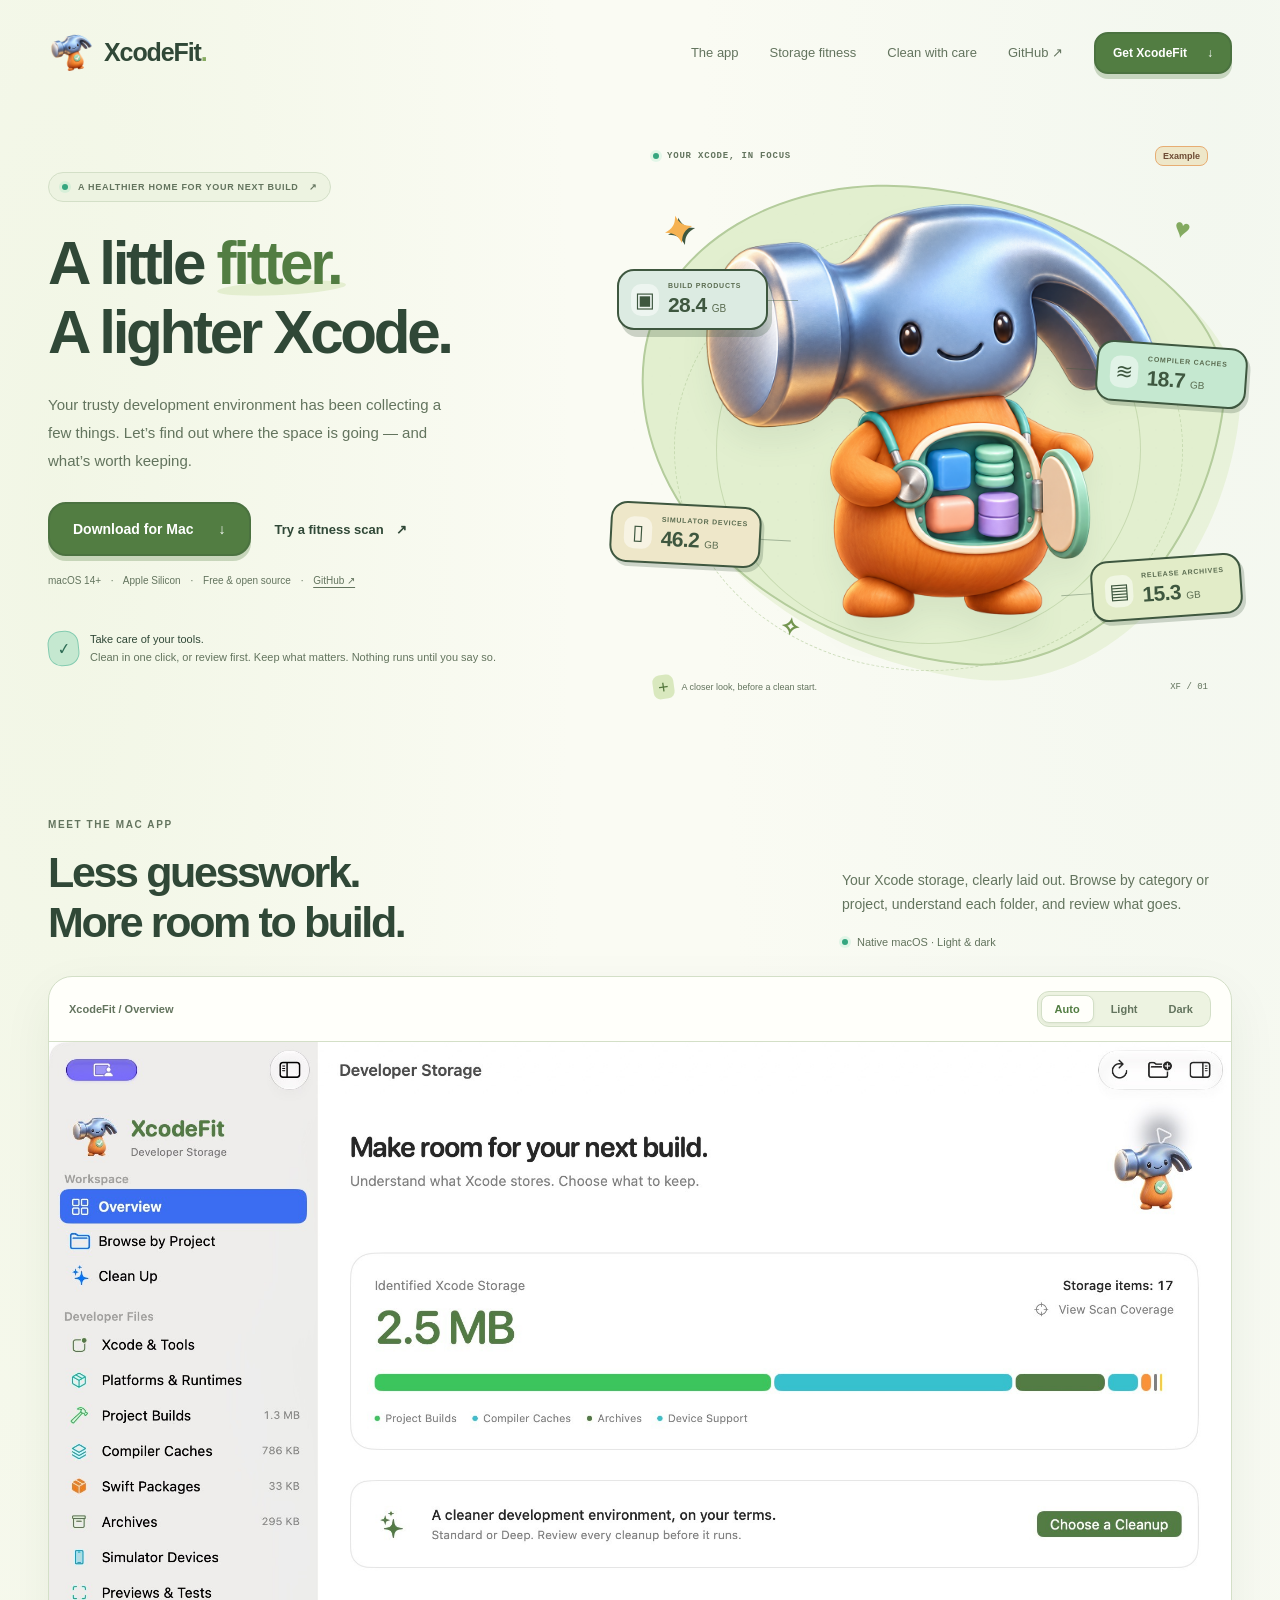
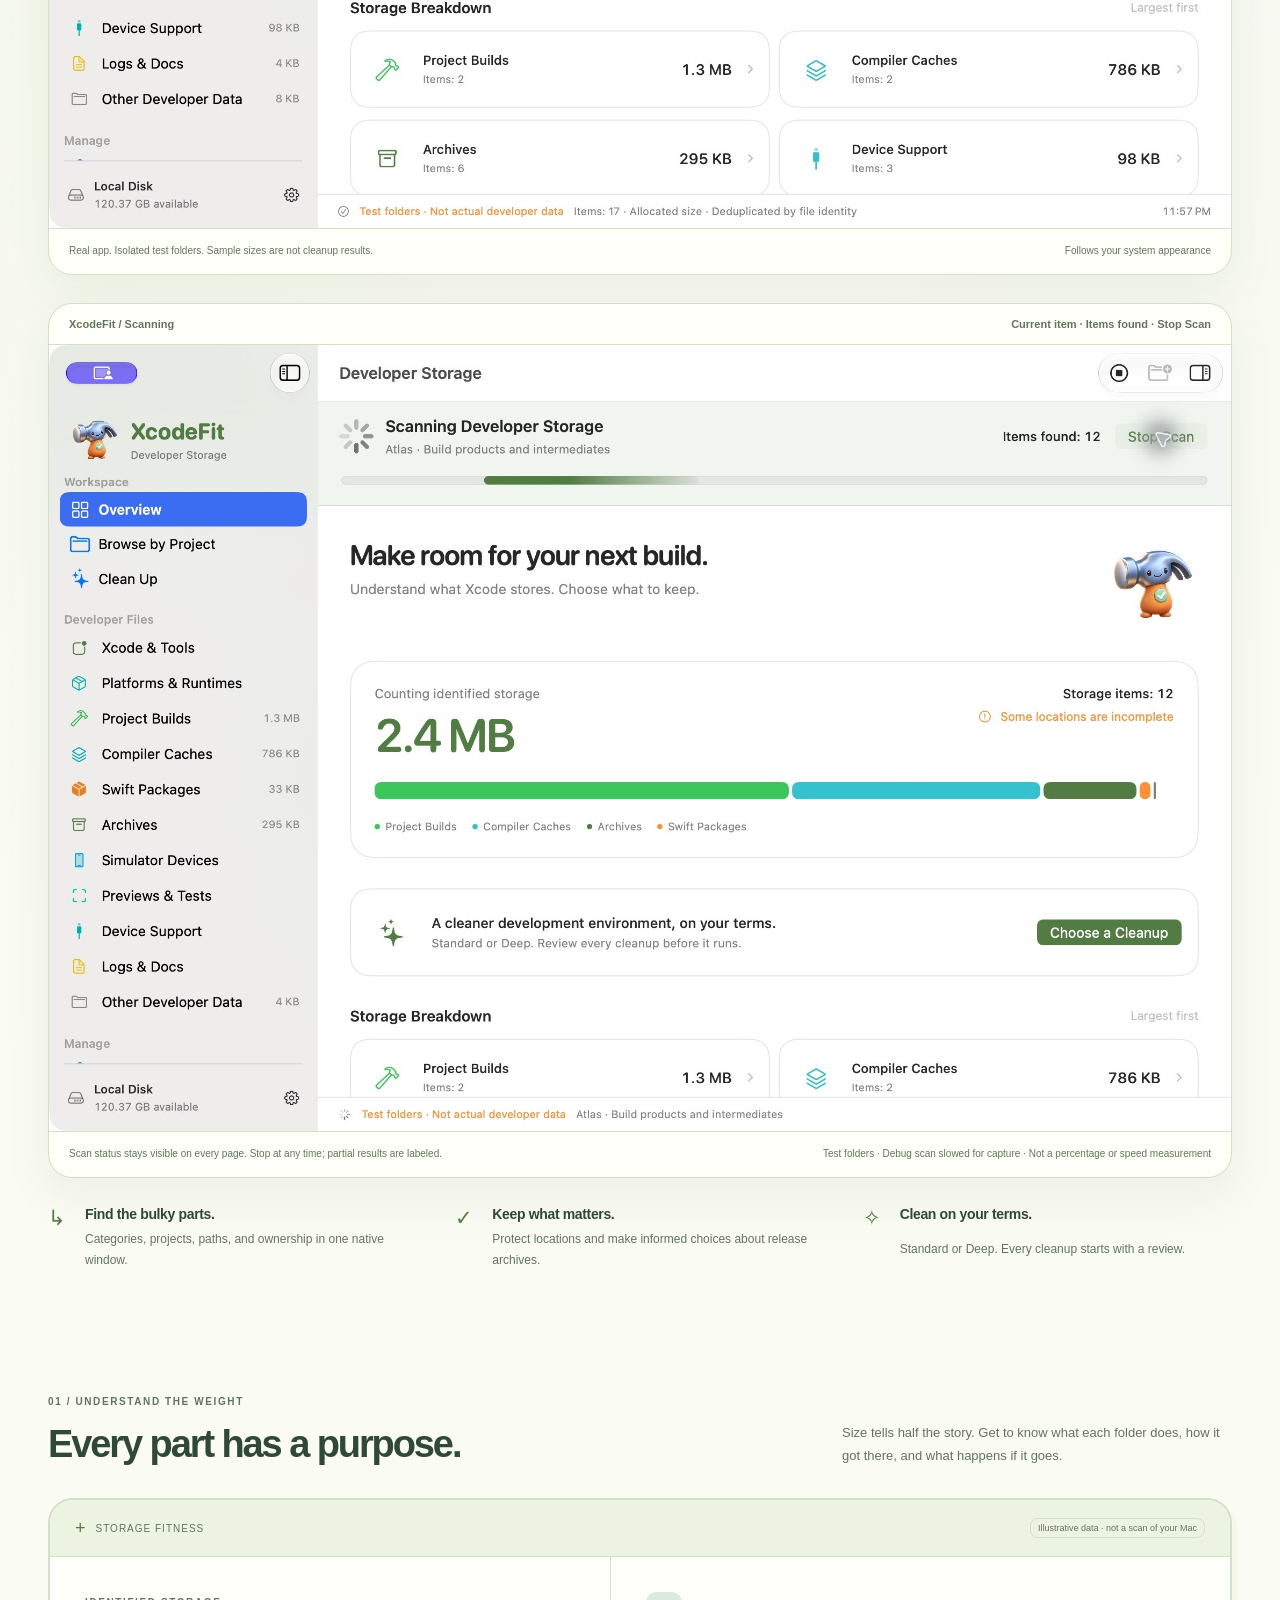
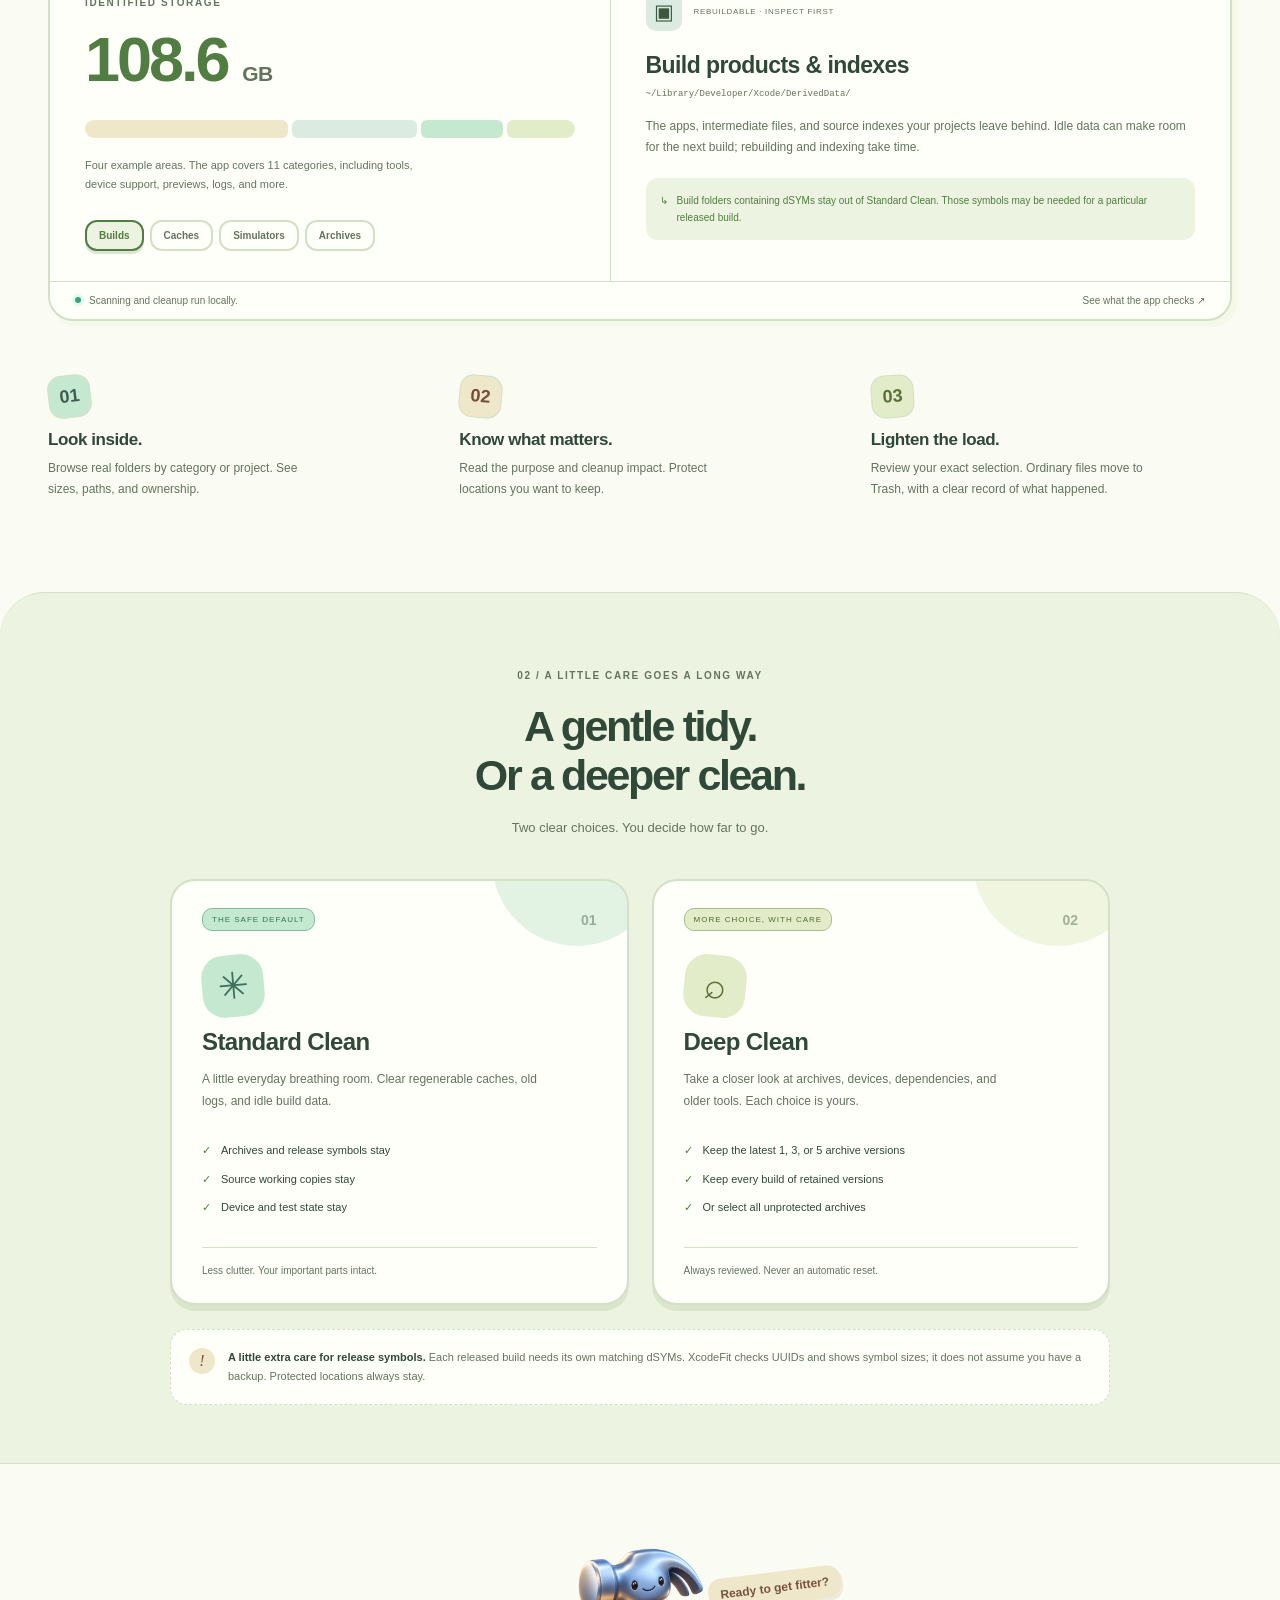
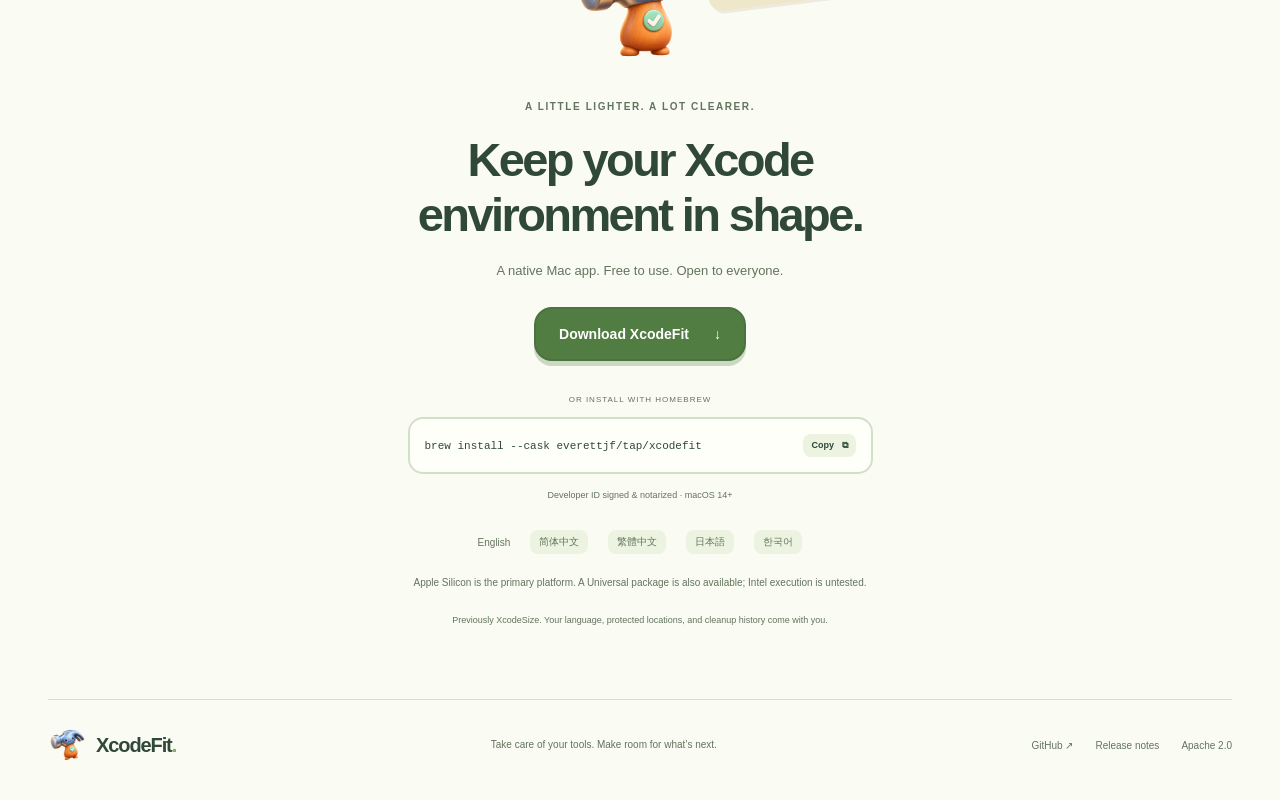
<file: web/index.html>
<!doctype html>
<!-- SPDX-License-Identifier: Apache-2.0 -->
<html lang="en">
<head>
  <meta charset="utf-8"><meta name="viewport" content="width=device-width, initial-scale=1">
  <meta name="color-scheme" content="light dark">
  <meta name="theme-color" content="#fafbf3" media="(prefers-color-scheme: light)"><meta name="theme-color" content="#171717" media="(prefers-color-scheme: dark)">
  <title>XcodeFit — A little fitter. A lighter Xcode.</title>
  <meta name="description" content="Get your Xcode storage in shape. Find bulky builds, caches, simulators and archives, understand their purpose, and clean up with care. Free and open source for Mac.">
  <link rel="canonical" href="https://asp.run/xcodefit/">
  <meta property="og:title" content="XcodeFit — A little fitter. A lighter Xcode."><meta property="og:description" content="A lighter, fitter home for Xcode. See what's taking space, understand what matters, and choose what to keep."><meta property="og:type" content="website"><meta property="og:url" content="https://asp.run/xcodefit/"><meta property="og:image" content="https://asp.run/xcodefit/assets/app-icon.png">
  <link rel="icon" type="image/png" href="assets/app-icon.png"><link rel="stylesheet" href="styles.css?v=5912b9cc0882"><script src="app.js?v=9e0ee478e859" defer></script>
</head>
<body>
<a class="skip-link" href="#main">Skip to content</a>
<header class="site-header wrap"><a class="brand" href="#" aria-label="XcodeFit home"><img src="assets/app-icon.png" width="48" height="48" alt=""><span>XcodeFit<span class="brand-dot">.</span></span></a><nav aria-label="Main navigation"><a href="#app">The app</a><a href="#checkup">Storage fitness</a><a href="#care">Clean with care</a><a class="github-link" href="https://github.com/everettjf/xcodefit">GitHub ↗</a><a class="button small" href="#download">Get XcodeFit <span aria-hidden="true">↓</span></a></nav></header>
<main id="main">
<section class="hero wrap" aria-labelledby="hero-title">
  <div class="hero-copy"><a class="eyebrow release-link" href="https://github.com/everettjf/homebrew-tap/releases?q=xcodefit&amp;expanded=true"><span class="status-dot"></span> A HEALTHIER HOME FOR YOUR NEXT BUILD <span aria-hidden="true">↗</span></a>
    <h1 id="hero-title">A little <em>fitter.</em><br>A lighter Xcode.</h1>
    <p class="hero-description">Your trusty development environment has been collecting a few things. Let’s find out where the space is going — and what’s worth keeping.</p>
    <div class="hero-actions"><a class="button" href="https://github.com/everettjf/homebrew-tap/releases?q=xcodefit&amp;expanded=true">Download for Mac <span aria-hidden="true">↓</span></a><button class="text-button" id="start-checkup">Try a fitness scan <span aria-hidden="true">↗</span></button></div>
    <p class="requirements">macOS 14+ <span>·</span> Apple Silicon <span>·</span> Free &amp; open source <span>·</span> <a href="https://github.com/everettjf/xcodefit">GitHub ↗</a></p>
    <div class="quiet-promise"><span class="shield" aria-hidden="true">✓</span><p><strong>Take care of your tools.</strong><br>Clean in one click, or review first. Keep what matters. Nothing runs until you say so.</p></div>
  </div>
  <div class="checkup-scene" aria-label="Illustrative Xcode storage fitness scan. Select a storage area to learn what it stores.">
    <span class="scene-sticker sticker-star" aria-hidden="true">✦</span><span class="scene-sticker sticker-heart" aria-hidden="true">♥</span><span class="scene-sticker sticker-sparkle" aria-hidden="true">✧</span><div class="scene-grid" aria-hidden="true"></div><div class="orbit orbit-one" aria-hidden="true"></div><div class="orbit orbit-two" aria-hidden="true"></div>
    <div class="scene-label"><span class="status-dot"></span> YOUR XCODE, IN FOCUS <span class="sample-tag">Example</span></div>
    <img class="mascot" src="assets/checkup-mascot.png" width="1280" height="1280" alt="A cheerful, round claw-hammer character opens its belly to reveal colorful storage components, ready to get in shape." fetchpriority="high">
    <div class="scan-line" aria-hidden="true"></div>
    <button class="body-part part-builds" data-part="builds" aria-pressed="true"><span class="part-symbol blue">▣</span><span><small>BUILD PRODUCTS</small><strong>28.4 <i>GB</i></strong></span><span class="part-anchor" aria-hidden="true"></span></button>
    <button class="body-part part-caches" data-part="caches" aria-pressed="false"><span class="part-symbol mint">≋</span><span><small>COMPILER CACHES</small><strong>18.7 <i>GB</i></strong></span><span class="part-anchor" aria-hidden="true"></span></button>
    <button class="body-part part-simulators" data-part="simulators" aria-pressed="false"><span class="part-symbol peach">▯</span><span><small>SIMULATOR DEVICES</small><strong>46.2 <i>GB</i></strong></span><span class="part-anchor" aria-hidden="true"></span></button>
    <button class="body-part part-archives" data-part="archives" aria-pressed="false"><span class="part-symbol violet">▤</span><span><small>RELEASE ARCHIVES</small><strong>15.3 <i>GB</i></strong></span><span class="part-anchor" aria-hidden="true"></span></button>
    <div class="scene-footer"><span class="plus-mark" aria-hidden="true">+</span><span id="scan-status" role="status">A closer look, before a clean start.</span><span class="scene-coordinates" aria-hidden="true">XF / 01</span></div>
  </div>
</section>
<section class="app-showcase wrap" id="app" aria-labelledby="app-title">
  <div class="app-showcase-heading">
    <div><span class="eyebrow">MEET THE MAC APP</span><h2 id="app-title">Less guesswork.<br>More room to build.</h2></div>
    <div class="app-showcase-copy"><p>Your Xcode storage, clearly laid out. Browse by category or project, understand each folder, and review what goes.</p><span class="app-native-note"><span class="status-dot" aria-hidden="true"></span>Native macOS · Light &amp; dark</span></div>
  </div>
  <figure class="app-preview">
    <div class="app-preview-toolbar"><span class="app-preview-label">XcodeFit / Overview</span><div class="appearance-picker" role="group" aria-label="Screenshot appearance"><button type="button" data-app-theme="auto" aria-pressed="true">Auto</button><button type="button" data-app-theme="light" aria-pressed="false">Light</button><button type="button" data-app-theme="dark" aria-pressed="false">Dark</button></div></div>
    <a class="app-screenshot-link" href="assets/screenshots/overview-light.jpg?v=107-compact" id="app-screenshot-link" data-screenshot="overview" target="_blank" rel="noopener" aria-label="Open full-size XcodeFit overview screenshot">
      <picture id="app-overview-picture">
        <source id="app-overview-dark" media="(prefers-color-scheme: dark)" srcset="assets/screenshots/overview-dark.jpg?v=107-compact">
        <img src="assets/screenshots/overview-light.jpg?v=107-compact" alt="XcodeFit’s native overview with storage categories, folder sizes, scan coverage, and cleanup access. Captured using isolated test folders." width="2200" height="1464" loading="lazy" decoding="async">
      </picture>
      <span class="app-screenshot-hint" aria-hidden="true">View full size ↗</span>
    </a>
    <figcaption><span>Real app. Isolated test folders. Sample sizes are not cleanup results.</span><span id="preview-appearance" role="status">Follows your system appearance</span></figcaption>
  </figure>
  <figure class="app-preview scan-preview">
    <div class="app-preview-toolbar"><span class="app-preview-label">XcodeFit / Scanning</span><span class="app-preview-label">Current item · Items found · Stop Scan</span></div>
    <a class="app-screenshot-link" data-screenshot="scanning" href="assets/screenshots/scanning-light.jpg?v=107-compact" target="_blank" rel="noopener" aria-label="Open full-size XcodeFit scanning screenshot">
      <picture><source media="(prefers-color-scheme: dark)" srcset="assets/screenshots/scanning-dark.jpg?v=107-compact">
        <img src="assets/screenshots/scanning-light.jpg?v=107-compact" alt="XcodeFit scanning isolated test folders, with a prominent scan banner, discovered item count, and Stop Scan button." width="2200" height="1464" loading="lazy" decoding="async">
      </picture><span class="app-screenshot-hint" aria-hidden="true">View full size ↗</span>
    </a>
    <figcaption><span>Scan status stays visible on every page. Stop at any time; partial results are labeled.</span><span>Test folders · Debug scan slowed for capture · Not a percentage or speed measurement</span></figcaption>
  </figure>
  <div class="app-highlights"><div><span aria-hidden="true">↳</span><h3>Find the bulky parts.</h3><p>Categories, projects, paths, and ownership in one native window.</p></div><div><span aria-hidden="true">✓</span><h3>Keep what matters.</h3><p>Protect locations and make informed choices about release archives.</p></div><div><span aria-hidden="true">✧</span><h3>Clean on your terms.</h3><p>Standard or Deep. Every cleanup starts with a review.</p></div></div>
</section>
<section class="report-section wrap" id="checkup" aria-labelledby="report-title">
  <div class="report-heading"><span class="eyebrow">01 / UNDERSTAND THE WEIGHT</span><h2 id="report-title">Every part has a purpose.</h2><p>Size tells half the story. Get to know what each folder does, how it got there, and what happens if it goes.</p></div>
  <div class="report" aria-label="Interactive example report">
    <div class="report-top"><span><span class="plus-mark" aria-hidden="true">+</span> STORAGE FITNESS</span><span class="sample-tag">Illustrative data · not a scan of your Mac</span></div>
    <div class="report-content"><div class="report-summary"><span class="eyebrow">IDENTIFIED STORAGE</span><div class="total">108.6 <span>GB</span></div><div class="storage-bar" aria-label="Example storage: simulators 46.2 GB, builds 28.4 GB, caches 18.7 GB, archives 15.3 GB"><i class="peach"></i><i class="blue"></i><i class="mint"></i><i class="violet"></i></div><p>Four example areas. The app covers 11 categories, including tools, device support, previews, logs, and more.</p><div class="report-tabs" role="tablist" aria-label="Storage area"><button id="tab-builds" data-report-part="builds" role="tab" aria-selected="true" aria-controls="part-detail">Builds</button><button id="tab-caches" data-report-part="caches" role="tab" aria-selected="false" aria-controls="part-detail" tabindex="-1">Caches</button><button id="tab-simulators" data-report-part="simulators" role="tab" aria-selected="false" aria-controls="part-detail" tabindex="-1">Simulators</button><button id="tab-archives" data-report-part="archives" role="tab" aria-selected="false" aria-controls="part-detail" tabindex="-1">Archives</button></div></div>
    <div class="part-detail" id="part-detail" role="tabpanel" aria-labelledby="tab-builds" tabindex="0"><div class="detail-title"><span class="part-symbol blue" id="detail-icon" aria-hidden="true">▣</span><span class="detail-tag" id="detail-tag">REBUILDABLE · INSPECT FIRST</span></div><h3 id="detail-name">Build products & indexes</h3><code id="detail-path">~/Library/Developer/Xcode/DerivedData/</code><p id="detail-description">The apps, intermediate files, and source indexes your projects leave behind. Idle data can make room for the next build; rebuilding and indexing take time.</p><div class="care-note"><span aria-hidden="true">↳</span><span id="detail-care">Build folders containing dSYMs stay out of Standard Clean. Those symbols may be needed for a particular released build.</span></div></div></div>
    <div class="report-bottom"><span><span class="status-dot"></span> Scanning and cleanup run locally.</span><a href="https://github.com/everettjf/xcodefit/blob/main/docs/STORAGE.md#browse">See what the app checks ↗</a></div>
  </div>
</section>
<section class="process wrap" aria-label="How XcodeFit works"><div><span class="step-number">01</span><h3>Look inside.</h3><p>Browse real folders by category or project. See sizes, paths, and ownership.</p></div><div><span class="step-number">02</span><h3>Know what matters.</h3><p>Read the purpose and cleanup impact. Protect locations you want to keep.</p></div><div><span class="step-number">03</span><h3>Lighten the load.</h3><p>Review your exact selection. Ordinary files move to Trash, with a clear record of what happened.</p></div></section>
<section class="care-section" id="care"><div class="wrap"><div class="section-intro"><span class="eyebrow">02 / A LITTLE CARE GOES A LONG WAY</span><h2>A gentle tidy.<br>Or a deeper clean.</h2><p>Two clear choices. You decide how far to go.</p></div><div class="care-cards"><article class="care-card standard"><div class="card-top"><span class="pill">THE SAFE DEFAULT</span><span class="card-number">01</span></div><span class="care-icon" aria-hidden="true">✳</span><h3>Standard Clean</h3><p>A little everyday breathing room. Clear regenerable caches, old logs, and idle build data.</p><ul><li>Archives and release symbols stay</li><li>Source working copies stay</li><li>Device and test state stay</li></ul><div class="card-foot">Less clutter. Your important parts intact.</div></article><article class="care-card deep"><div class="card-top"><span class="pill">MORE CHOICE, WITH CARE</span><span class="card-number">02</span></div><span class="care-icon" aria-hidden="true">⌕</span><h3>Deep Clean</h3><p>Take a closer look at archives, devices, dependencies, and older tools. Each choice is yours.</p><ul><li>Keep the latest 1, 3, or 5 archive versions</li><li>Keep every build of retained versions</li><li>Or select all unprotected archives</li></ul><div class="card-foot">Always reviewed. Never an automatic reset.</div></article></div><div class="symbol-note"><span class="symbol-badge" aria-hidden="true">!</span><p><strong>A little extra care for release symbols.</strong> Each released build needs its own matching dSYMs. XcodeFit checks UUIDs and shows symbol sizes; it does not assume you have a backup. Protected locations always stay.</p></div></div></section>
<section class="download-section wrap" id="download" aria-labelledby="download-title"><div class="download-art"><img src="assets/app-icon.png" width="180" height="180" alt="XcodeFit's smiling, chubby claw-hammer app icon" loading="lazy"><span class="handwritten">Ready to get fitter?</span></div><span class="eyebrow">A LITTLE LIGHTER. A LOT CLEARER.</span><h2 id="download-title">Keep your Xcode<br>environment in shape.</h2><p>A native Mac app. Free to use. Open to everyone.</p><a class="button" href="https://github.com/everettjf/homebrew-tap/releases?q=xcodefit&amp;expanded=true">Download XcodeFit<span aria-hidden="true">↓</span></a><div class="install"><span>OR INSTALL WITH HOMEBREW</span><div class="terminal"><code id="install-command">brew install --cask everettjf/tap/xcodefit</code><button id="copy-command" aria-label="Copy Homebrew install command">Copy <span aria-hidden="true">⧉</span></button></div><span id="copy-status" role="status">Developer ID signed & notarized · macOS 14+</span></div><div class="languages" aria-label="App languages">English <span>简体中文</span><span>繁體中文</span><span>日本語</span><span>한국어</span></div><p class="architecture-note">Apple Silicon is the primary platform. A Universal package is also available; Intel execution is untested.</p><p class="migration-note">Previously XcodeSize. Your language, protected locations, and cleanup history come with you.</p></section>
</main>
<footer class="site-footer wrap"><a class="brand" href="#"><img src="assets/app-icon.png" width="40" height="40" alt=""><span>XcodeFit<span class="brand-dot">.</span></span></a><p>Take care of your tools. Make room for what’s next.</p><div><a href="https://github.com/everettjf/xcodefit">GitHub ↗</a><a href="https://github.com/everettjf/homebrew-tap/releases?q=xcodefit&amp;expanded=true">Release notes</a><a href="https://github.com/everettjf/xcodefit/blob/main/LICENSE">Apache 2.0</a></div></footer>
</body></html>
</file>
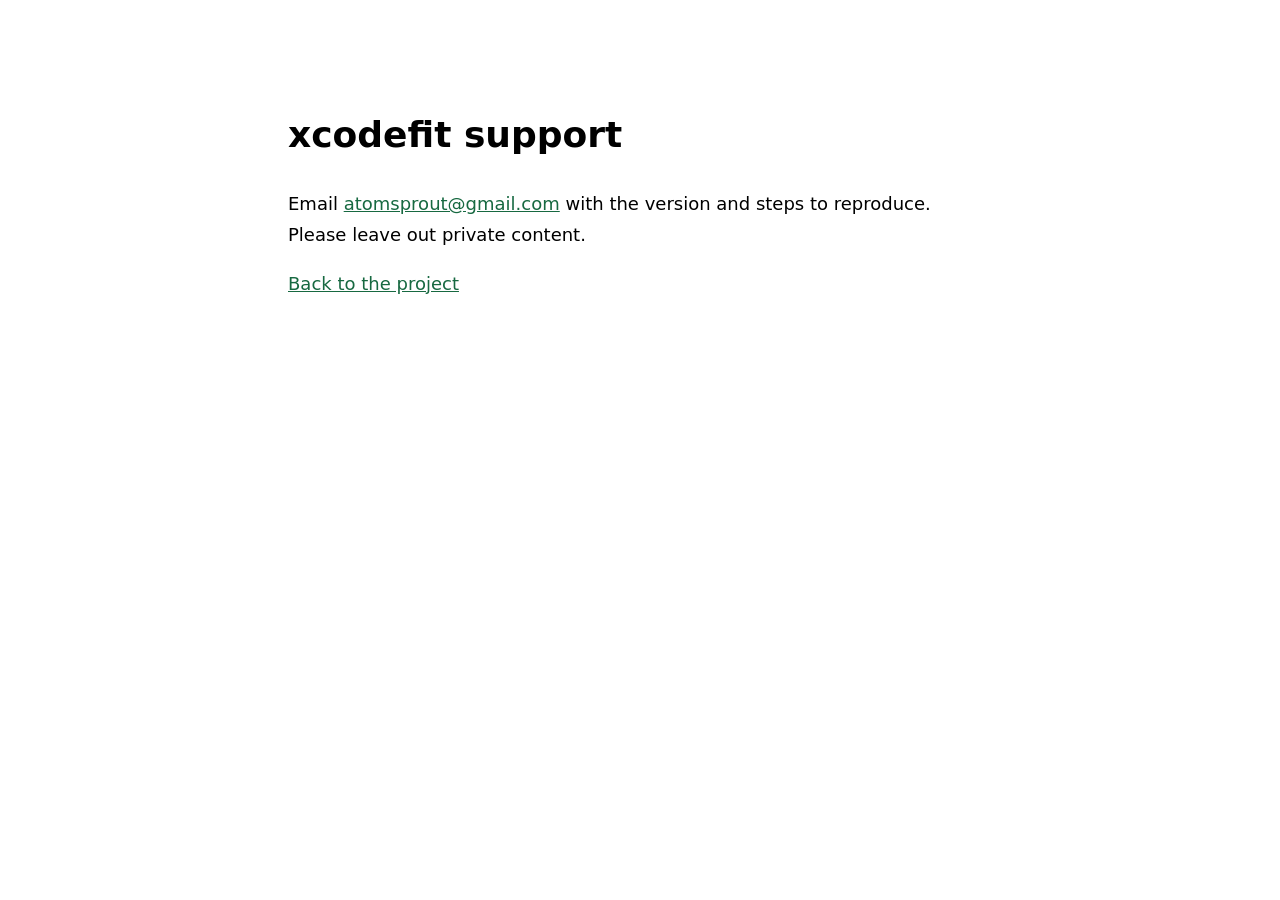
<file: web/support/index.html>
<!doctype html><html lang="en"><head><meta charset="utf-8"><meta name="viewport" content="width=device-width,initial-scale=1"><title>xcodefit support</title><link rel="canonical" href="https://asp.run/xcodefit/support/"><style>body{max-width:44rem;margin:4rem auto;padding:1rem;font:18px/1.7 system-ui}a{color:#176941}</style></head><body><h1>xcodefit support</h1><p>Email <a href="mailto:atomsprout@gmail.com">atomsprout@gmail.com</a> with the version and steps to reproduce. Please leave out private content.</p><p><a href="../">Back to the project</a></p></body></html>
</file>
<file: web/styles.css>
/* SPDX-License-Identifier: Apache-2.0 */
:root{color-scheme:light dark;--bg:#fafbf3;--surface:#fffffa;--soft:#edf3e1;--ink:#304837;--muted:#63745e;--accent:#527d42;--line:#d3dfc7;--mint:#c5e8d0;--blue:#dcebe2;--peach:#eee7c9;--violet:#e2ecc8;--shadow:0 8px 0 #78946018;--hero:#dcecc9;--note:#f3efda;--paper:#fffffa;--sticker-ink:#3e573f;--scene-fill:#e2efcf;--scene-edge:#b4cc9c;--scene-glow:#edf3dd;--pink:#d9e8be}
*{box-sizing:border-box}html{scroll-behavior:smooth;scroll-padding-top:45px}body{margin:0;background:var(--bg);color:var(--ink);font-family:-apple-system,BlinkMacSystemFont,"Segoe UI",sans-serif;-webkit-font-smoothing:antialiased}a{color:inherit;text-decoration:none}button{font:inherit;color:inherit;cursor:pointer}button,a{-webkit-tap-highlight-color:transparent}button:focus-visible,a:focus-visible,[tabindex]:focus-visible{outline:3px solid var(--accent);outline-offset:5px}button{border:0}img{display:block;max-width:100%;height:auto}p{line-height:1.75}h1,h2,h3,p{margin:0}h1,h2{font-weight:520;letter-spacing:-.055em}h3{letter-spacing:-.025em}code{font-family:ui-monospace,SFMono-Regular,Menlo,monospace}.wrap{width:min(1200px,calc(100% - 96px));margin-inline:auto}.skip-link{position:fixed;top:-100px;left:20px;z-index:99;padding:15px;background:var(--surface)}.skip-link:focus{top:12px}.site-header{height:110px;display:flex;align-items:center;justify-content:space-between}.brand{display:inline-flex;align-items:center;gap:8px;font-size:25px;letter-spacing:-1.1px;font-weight:700}.brand-dot{color:var(--accent)}.site-header nav{display:flex;gap:31px;align-items:center;font-size:13px;font-weight:500}.site-header nav>a:not(.button){color:var(--muted)}.site-header nav>a:hover{color:var(--accent)}.button{background:var(--accent);color:#fff;display:inline-flex;align-items:center;justify-content:center;gap:25px;border-radius:9px;padding:17px 23px;font-size:14px;font-weight:600;box-shadow:0 4px 9px #15543f12;transition:transform .2s,box-shadow .2s}.button:hover{transform:translateY(-2px);box-shadow:0 8px 20px #15543f26}.button.small{padding:12px 17px;font-size:12px;gap:20px}.eyebrow{font-size:10px;font-weight:600;letter-spacing:1.6px;color:var(--muted)}.status-dot{display:inline-block;width:6px;height:6px;border-radius:50%;background:#63a588;box-shadow:0 0 0 3px #63a58812;flex-shrink:0}.hero{display:grid;grid-template-columns:1fr 1.08fr;gap:15px;align-items:center;min-height:660px;padding:39px 0 70px}.hero-copy{padding-bottom:5px;position:relative;z-index:2}.release-link{display:inline-flex;align-items:center;gap:10px;font-size:9px;letter-spacing:1.1px}.hero h1{font-size:clamp(50px,4.7vw,68px);line-height:1.08;margin:27px 0 24px}.hero h1 em{font-family:Georgia,"Times New Roman",serif;color:var(--accent);font-weight:400;letter-spacing:-3.5px}.hero-description{font-size:15px;color:var(--muted);max-width:410px;line-height:1.85}.hero-actions{display:flex;gap:24px;align-items:center;margin-top:28px}.text-button{background:none;padding:12px 0;font-size:13px;font-weight:600;display:inline-flex;gap:12px}.text-button:hover{color:var(--accent)}.requirements{font-size:10px;color:var(--muted);margin-top:16px}.requirements span{margin-inline:7px}.quiet-promise{display:flex;gap:11px;margin-top:40px;align-items:center}.quiet-promise p{font-size:11px;line-height:1.65;color:var(--muted)}.quiet-promise strong{color:var(--ink);font-weight:500}.shield{width:31px;height:35px;display:grid;place-items:center;background:var(--soft);border:1px solid var(--line);border-radius:8px 8px 12px 12px;color:var(--accent)}.checkup-scene{position:relative;height:555px;isolation:isolate;border-radius:30px;background:radial-gradient(ellipse at 50% 47%,var(--hero) 0%,transparent 68%)}.scene-grid{position:absolute;inset:25px 0;background-image:radial-gradient(var(--line) .9px,transparent .9px);background-size:18px 18px;mask-image:radial-gradient(ellipse,#000 15%,transparent 70%);z-index:-2}.orbit{position:absolute;border:1px solid var(--line);border-radius:50%;z-index:-1;left:15%;right:15%;top:20%;bottom:10%}.orbit-two{inset:15% 8% 5%;border-style:dashed;opacity:.5}.mascot{width:495px;height:495px;object-fit:contain;position:absolute;top:20px;left:50%;transform:translateX(-50%);animation:breathe 6s ease-in-out infinite;filter:drop-shadow(0 18px 13px #254a3610)}.scene-label{position:absolute;top:2px;left:28px;right:24px;display:flex;gap:8px;align-items:center;font-family:ui-monospace,monospace;font-size:9px;letter-spacing:.8px;color:var(--muted)}.sample-tag{font:9px -apple-system,BlinkMacSystemFont,sans-serif;color:var(--muted);background:var(--soft);border:1px solid var(--line);padding:4px 7px;border-radius:4px;letter-spacing:0}.scene-label .sample-tag{margin-left:auto}.body-part{position:absolute;z-index:3;background:var(--paper);border:1px solid var(--line);box-shadow:var(--shadow);border-radius:10px;display:flex;align-items:center;gap:9px;text-align:left;padding:11px 12px;min-width:151px;transition:transform .25s,border-color .25s}.body-part:hover,.body-part[aria-pressed=true]{transform:translateY(-3px);border-color:var(--accent)}.body-part small{display:block;font-size:7px;letter-spacing:.75px;color:var(--muted);margin-bottom:4px;font-weight:600}.body-part strong{font-size:21px;font-weight:550;letter-spacing:-.6px;font-variant-numeric:tabular-nums}.body-part i{font-size:10px;font-style:normal;letter-spacing:0;color:var(--muted);font-weight:400}.part-symbol{display:inline-grid;place-items:center;flex-shrink:0;width:28px;height:32px;border-radius:7px;font-size:21px;color:#34534c}.blue{background:var(--blue)}.mint{background:var(--mint)}.peach{background:var(--peach)}.violet{background:var(--violet)}.part-builds{top:130px;left:-8px}.part-caches{top:200px;right:-15px}.part-simulators{bottom:134px;left:-15px}.part-archives{bottom:81px;right:-10px}.part-anchor{position:absolute;width:32px;height:1px;top:50%;background:var(--line);pointer-events:none}.part-builds .part-anchor,.part-simulators .part-anchor{right:-32px}.part-caches .part-anchor,.part-archives .part-anchor{left:-32px}.scene-footer{position:absolute;bottom:0;left:28px;right:24px;border-top:1px solid var(--line);padding-top:16px;display:flex;align-items:center;gap:8px;color:var(--muted);font-size:9px}.plus-mark{font-size:18px;color:var(--accent);line-height:1}.scene-coordinates{margin-left:auto;font:9px ui-monospace,monospace}.scan-line{display:none;position:absolute;z-index:2;left:10%;right:10%;height:1px;background:var(--accent);box-shadow:0 0 18px 5px #4fc69c40;pointer-events:none}.is-scanning .scan-line{display:block;animation:scan 2.6s ease-in-out}.is-scanning .body-part{animation:check-pulse 1.3s ease-in-out 2}.report-section{padding-top:50px;scroll-margin-top:30px}.report-heading{display:grid;grid-template-columns:1fr 1fr;gap:15px 40px;margin-bottom:31px}.report-heading>.eyebrow{grid-column:1/-1}.report-heading h2{font-size:38px;line-height:1.2}.report-heading p{font-size:13px;color:var(--muted);max-width:390px;justify-self:end}.report{background:var(--surface);border:1px solid var(--line);border-radius:16px;overflow:hidden;box-shadow:var(--shadow)}.report-top,.report-bottom{display:flex;justify-content:space-between;align-items:center;padding:18px 25px;border-bottom:1px solid var(--line);gap:15px}.report-top>span:first-child{display:flex;align-items:center;gap:9px;font-size:10px;letter-spacing:1px;color:var(--muted)}.report-content{display:grid;grid-template-columns:.95fr 1.05fr}.report-summary{padding:35px 35px 30px;border-right:1px solid var(--line)}.total{font-size:63px;font-weight:500;letter-spacing:-3px;margin-top:12px;font-variant-numeric:tabular-nums;line-height:1.2}.total>span{font-size:21px;color:var(--muted);letter-spacing:-.5px}.storage-bar{display:flex;gap:3px;height:13px;margin-top:22px;border-radius:4px;overflow:hidden}.storage-bar i:nth-child(1){width:42.54%}.storage-bar i:nth-child(2){width:26.15%}.storage-bar i:nth-child(3){width:17.22%}.storage-bar i:nth-child(4){width:14.09%}.report-summary p{font-size:11px;color:var(--muted);margin-top:18px;max-width:350px}.report-tabs{display:flex;flex-wrap:wrap;gap:6px;margin-top:25px}.report-tabs button{border:1px solid var(--line);background:var(--surface);padding:8px 12px;border-radius:5px;font-size:10px;color:var(--muted)}.report-tabs button[aria-selected=true]{color:var(--accent);background:var(--soft);border-color:var(--accent)}.part-detail{padding:35px 35px 28px}.detail-title{display:flex;align-items:center;gap:12px;margin-bottom:21px}.detail-tag{font-size:8px;letter-spacing:.7px;color:var(--muted)}.part-detail h3{font-size:23px;font-weight:550;margin-bottom:10px}.part-detail code{display:block;overflow-wrap:anywhere;font-size:9px;color:var(--muted)}.part-detail p{font-size:12px;color:var(--muted);margin-top:17px}.care-note{display:flex;gap:9px;border-top:1px solid var(--line);padding-top:17px;margin-top:20px;font-size:10px;line-height:1.7;color:var(--accent)}.report-bottom{border-bottom:0;border-top:1px solid var(--line);font-size:10px;color:var(--muted);padding-block:13px}.report-bottom>span{display:flex;gap:8px;align-items:center}.report-bottom a:hover{color:var(--accent)}.process{display:grid;grid-template-columns:repeat(3,1fr);gap:50px;padding-top:54px;padding-bottom:92px}.step-number{font-family:Georgia,serif;font-style:italic;font-size:23px;color:var(--accent)}.process h3{font-size:17px;font-weight:550;margin-top:12px}.process p{font-size:12px;color:var(--muted);margin-top:8px;max-width:280px}.care-section{background:var(--soft);border-top:1px solid var(--line);border-bottom:1px solid var(--line);padding:72px 0 58px}.section-intro{text-align:center}.section-intro h2{font-size:43px;line-height:1.15;margin-top:19px}.section-intro p{color:var(--muted);font-size:13px;margin-top:17px}.care-cards{display:grid;grid-template-columns:1fr 1fr;gap:23px;max-width:940px;margin:39px auto 0}.care-card{background:var(--surface);border:1px solid var(--line);border-radius:12px;padding:27px 30px}.card-top{display:flex;justify-content:space-between;align-items:center}.pill{font-size:8px;letter-spacing:1px;color:var(--accent);background:var(--soft);border:1px solid var(--line);padding:6px 9px;border-radius:5px}.deep .pill{color:#8d7053;background:var(--note)}.card-number{font-size:10px;color:var(--muted)}.care-icon{font-size:37px;font-weight:300;display:block;margin-top:24px;color:var(--accent)}.deep .care-icon{color:#839b62}.care-card h3{font-size:24px;font-weight:550;margin-top:11px}.care-card p{font-size:12px;line-height:1.8;color:var(--muted);margin-top:13px;max-width:340px;min-height:45px}.care-card ul{list-style:none;padding:0;margin:22px 0 25px;font-size:11px;line-height:2.6}.care-card li:before{content:'✓';color:var(--accent);margin-right:10px}.card-foot{font-size:10px;color:var(--muted);border-top:1px solid var(--line);padding-top:17px}.symbol-note{max-width:940px;display:flex;align-items:flex-start;gap:13px;margin:24px auto 0}.symbol-badge{border:1px solid var(--line);color:var(--muted);font:italic 16px Georgia,serif;width:26px;height:26px;display:grid;place-items:center;border-radius:50%;flex-shrink:0}.symbol-note p{font-size:11px;color:var(--muted)}.symbol-note strong{font-weight:550;color:var(--ink)}.download-section{text-align:center;padding:65px 0 70px}.download-art{display:flex;justify-content:center;position:relative;margin-bottom:19px}.download-art img{width:133px;animation:little-wave 8s ease-in-out infinite}.handwritten{position:absolute;left:calc(50% + 68px);top:43px;font:italic 15px Georgia,serif;color:var(--accent);transform:rotate(-7deg)}.download-section h2{font-size:47px;line-height:1.15;margin-top:19px}.download-section>p:not(.migration-note){font-size:13px;color:var(--muted);margin:18px 0 25px}.install{max-width:465px;margin:27px auto 0}.install>span:first-child{font-size:8px;letter-spacing:1px;color:var(--muted)}.terminal{display:flex;align-items:center;justify-content:space-between;gap:12px;border:1px solid var(--line);background:var(--surface);border-radius:8px;padding:15px 15px;margin:11px 0 10px;text-align:left}.terminal code{font-size:11px;overflow-wrap:anywhere}.terminal button{background:var(--soft);border-radius:4px;padding:6px 8px;font-size:9px;white-space:nowrap}.terminal button span{margin-left:5px}#copy-status{font-size:9px;color:var(--muted)}.languages{display:flex;gap:20px;justify-content:center;color:var(--muted);font-size:10px;margin-top:28px}.migration-note{font-size:9px;color:var(--muted);margin-top:22px}.site-footer{border-top:1px solid var(--line);display:flex;align-items:center;justify-content:space-between;gap:25px;padding:25px 0 35px}.site-footer .brand{font-size:20px}.site-footer>p{font-size:10px;color:var(--muted)}.site-footer>div{display:flex;gap:22px;font-size:10px;color:var(--muted)}.site-footer a:hover{color:var(--accent)}
@keyframes breathe{0%,100%{transform:translateX(-50%) translateY(0)}50%{transform:translateX(-50%) translateY(-7px)}}@keyframes scan{0%{top:15%;opacity:0}10%{opacity:1}90%{opacity:1}100%{top:88%;opacity:0}}@keyframes check-pulse{50%{border-color:var(--accent);box-shadow:0 0 0 4px #63a58815}}@keyframes little-wave{0%,90%,100%{transform:rotate(0)}93%{transform:rotate(-5deg)}96%{transform:rotate(4deg)}}
@media(prefers-color-scheme:dark){:root{--bg:#171717;--surface:#202020;--soft:#262626;--ink:#ededeb;--muted:#aeaeaa;--accent:#b4ce91;--line:#3c3c3c;--hero:#262626;--paper:#242424;--note:#2d2b24;--shadow:0 8px 0 #00000030;--mint:#c1d5c5;--blue:#d1d9d4;--peach:#ddd6bd;--violet:#cbd5b7;--pink:#42483b;--sticker-ink:#deded9;--scene-fill:#232323;--scene-edge:#3c3c3c;--scene-glow:#333333}.button{color:#263023}.mascot{filter:drop-shadow(0 15px 12px #00000030)}}
@media(min-width:1450px){.hero{gap:60px}.hero h1{font-size:72px}}
@media(max-width:1050px){.wrap{width:calc(100% - 64px)}.hero{gap:10px}.hero h1{font-size:52px}.hero-description{font-size:13px;max-width:330px}.hero-actions{gap:15px}.hero-actions .button{padding:15px 18px;font-size:12px;gap:15px}.checkup-scene{height:520px}.mascot{width:440px;height:440px;top:42px;max-width:none}.body-part{min-width:130px;padding:9px;gap:7px}.body-part small{font-size:6px}.body-part strong{font-size:19px}.part-symbol{width:24px;height:29px}.part-builds{left:-8px;top:140px}.part-caches{right:-8px;top:210px}.part-simulators{left:-8px;bottom:110px}.part-archives{right:-8px;bottom:65px}.part-anchor{width:15px}.part-builds .part-anchor,.part-simulators .part-anchor{right:-15px}.part-caches .part-anchor,.part-archives .part-anchor{left:-15px}.requirements{font-size:8px}.scene-label{font-size:8px;left:10px;right:8px}.scene-footer{left:8px;right:8px;font-size:8px}.report-heading h2{font-size:33px}.site-header nav{gap:20px}.site-footer>p{display:none}}
@media(max-width:760px){.wrap{width:calc(100% - 40px)}.site-header{height:85px}.brand{font-size:23px}.site-header nav{gap:16px}.site-header nav>a:not(.button){display:none}.hero{display:flex;flex-direction:column;align-items:stretch;padding:26px 0 30px;gap:30px}.hero-copy{text-align:center}.hero h1{font-size:56px;margin-top:22px}.hero-description{max-width:390px;margin-inline:auto;font-size:14px}.hero-actions{justify-content:center;margin-top:25px}.hero-actions .button{padding:16px 21px}.requirements{font-size:9px}.quiet-promise{justify-content:center;margin-top:25px;text-align:left}.checkup-scene{height:525px;width:min(100%,510px);align-self:center}.mascot{width:480px;height:480px;top:22px;max-width:100%}.scene-label{left:14px;right:14px;top:8px}.body-part{min-width:135px}.part-builds{left:0;top:150px}.part-caches{right:0;top:220px}.part-simulators{left:0;bottom:115px}.part-archives{right:0;bottom:65px}.scene-footer{left:10px;right:10px}.report-section{padding-top:37px}.report-heading{display:block;margin-bottom:23px}.report-heading h2{font-size:32px;margin:15px 0 13px}.report-heading p{max-width:420px;justify-self:auto;font-size:12px}.report-top{padding:15px 17px}.report-top .sample-tag{font-size:8px;max-width:150px;text-align:right;line-height:1.4}.report-content{display:block}.report-summary{border-right:0;border-bottom:1px solid var(--line);padding:25px}.total{font-size:55px}.part-detail{padding:27px 25px}.report-bottom{padding:13px 17px;font-size:8px;flex-wrap:wrap}.process{gap:22px;padding-top:35px;padding-bottom:50px}.process h3{font-size:14px}.process p{font-size:10px}.step-number{font-size:20px}.care-section{padding:48px 0 35px}.section-intro h2{font-size:36px}.section-intro .eyebrow{font-size:8px}.care-cards{grid-template-columns:1fr;gap:17px;margin-top:29px}.care-card{padding:23px 25px}.care-card p{min-height:0;max-width:none}.care-icon{margin-top:17px}.care-card ul{margin:17px 0}.symbol-note p{font-size:10px}.download-section{padding:40px 0 45px}.download-section h2{font-size:37px}.handwritten{font-size:12px;left:calc(50% + 53px);top:37px}.terminal code{font-size:9px}.languages{gap:14px;font-size:9px}.site-footer{flex-wrap:wrap;justify-content:center;padding-top:23px;gap:13px}.site-footer>div{width:100%;justify-content:center;gap:25px;font-size:9px}.site-footer .brand{font-size:22px}}
@media(max-width:390px){.hero h1{font-size:49px}.release-link{font-size:7px}.checkup-scene{height:480px}.mascot{width:420px;height:420px;top:30px}.body-part{min-width:118px}.body-part small{font-size:5.5px}.part-symbol{width:21px;font-size:17px}.body-part strong{font-size:17px}.part-builds{top:135px}.part-caches{top:195px}.part-simulators{bottom:110px}.part-archives{bottom:64px}.process{grid-template-columns:1fr;gap:24px}.process>div{display:grid;grid-template-columns:27px 1fr;gap:3px 13px}.process h3{margin-top:0}.process p{grid-column:2;max-width:none}.requirements{font-size:8px}.hero-actions{gap:15px}.hero-actions .text-button{font-size:11px}.handwritten{font-size:10px;left:calc(50% + 45px)}}
@media(prefers-reduced-motion:reduce){html{scroll-behavior:auto}*,*:before,*:after{animation:none!important;transition:none!important}}

/* Bamboo greens and soft paper keep the playful stickers fresh in both appearances. */
body{background-image:radial-gradient(ellipse at 4% 9%,color-mix(in srgb,var(--pink) 26%,transparent),transparent 30%),radial-gradient(ellipse at 95% 2%,color-mix(in srgb,var(--blue) 24%,transparent),transparent 30%)}
h1,h2,h3,.brand{font-family:ui-rounded,"SF Pro Rounded",-apple-system,BlinkMacSystemFont,sans-serif}
h1,h2{font-weight:800;letter-spacing:-.055em}.hero h1{line-height:1.15}.hero h1 em{font-family:inherit;font-style:normal;font-weight:850;color:var(--accent);letter-spacing:inherit;position:relative;white-space:nowrap}.hero h1 em:after{content:'';position:absolute;z-index:-1;height:14px;left:0;right:-5px;bottom:2px;border-radius:50%;background:var(--pink);opacity:.6;transform:rotate(-3deg)}
.site-header{height:105px}.brand{font-weight:850}.brand img{transform:rotate(-8deg)}.brand-dot{color:#87ab60}
.button{border-radius:18px;border:2px solid color-mix(in srgb,var(--accent) 80%,var(--ink));box-shadow:0 5px 0 color-mix(in srgb,var(--accent) 28%,transparent);font-weight:750}.button:hover{transform:translateY(-3px) rotate(-1deg);box-shadow:0 8px 0 color-mix(in srgb,var(--accent) 28%,transparent)}.button:active{transform:translateY(3px);box-shadow:0 1px 0 color-mix(in srgb,var(--accent) 28%,transparent)}.button.small{border-radius:14px}
.release-link{background:var(--soft);border:1px solid var(--line);padding:9px 13px;border-radius:30px;font-weight:650;letter-spacing:.7px}.status-dot{background:#35a67f;box-shadow:0 0 0 3px #67d9a82a}.text-button{font-weight:700}.quiet-promise .shield{background:var(--mint);color:#2e6c55;border:1px solid #83cbb0;transform:rotate(-6deg);border-radius:13px}
.checkup-scene{background:none}.checkup-scene:before{content:'';position:absolute;inset:45px 12px 40px;z-index:-2;background:var(--scene-fill);border:2px solid var(--scene-edge);border-radius:45% 55% 40% 60% / 43% 38% 62% 57%;box-shadow:16px 13px 0 color-mix(in srgb,var(--pink) 45%,transparent);transform:rotate(7deg)}.scene-grid{opacity:.3}.orbit{border-color:var(--scene-edge);opacity:.6}.scene-label{font-weight:650}.scene-label .sample-tag{background:var(--peach);border-color:#e7ad73;color:#6d4b34;border-radius:8px;font-weight:650}.scene-footer{border-top:0}.scene-footer .plus-mark{background:var(--pink);color:#54773d;border-radius:7px;padding:3px 5px;transform:rotate(-8deg)}
.body-part{border:2px solid var(--sticker-ink);border-radius:17px;box-shadow:3px 4px 0 color-mix(in srgb,var(--sticker-ink) 24%,transparent);color:var(--sticker-ink);background:var(--paper)}.body-part small,.body-part i{color:#5a6c50}.body-part strong{font-weight:800}.part-builds{background:var(--blue);transform:rotate(-5deg)}.part-caches{background:var(--mint);transform:rotate(4deg)}.part-simulators{background:var(--peach);transform:rotate(3deg)}.part-archives{background:var(--violet);transform:rotate(-4deg)}.body-part:hover,.body-part[aria-pressed=true]{border-color:var(--sticker-ink);transform:translateY(-5px) rotate(0deg);box-shadow:4px 7px 0 color-mix(in srgb,var(--sticker-ink) 25%,transparent)}.part-symbol{border-radius:10px;background:rgba(255,255,255,.48);color:var(--sticker-ink)}.part-anchor{background:var(--sticker-ink);opacity:.4}
.scene-sticker{position:absolute;z-index:3;pointer-events:none;font-weight:800}.sticker-star{font-size:37px;color:#f6b252;top:66px;left:38px;transform:rotate(-14deg);text-shadow:2px 2px 0 var(--sticker-ink)}.sticker-heart{font-size:27px;right:42px;top:70px;color:#83aa60;transform:rotate(14deg)}.sticker-sparkle{font-size:24px;bottom:58px;left:155px;color:#73954f;transform:rotate(8deg)}
.report{border:2px solid var(--line);border-radius:25px;box-shadow:5px 6px 0 color-mix(in srgb,var(--violet) 24%,transparent)}.report-top{background:var(--soft)}.report-top .plus-mark{color:var(--accent)}.report-summary .total{font-weight:750;color:var(--accent)}.storage-bar{height:18px;border-radius:10px;gap:4px}.storage-bar i{border-radius:6px}.storage-bar .peach{background:var(--peach)}.storage-bar .blue{background:var(--blue)}.storage-bar .mint{background:var(--mint)}.storage-bar .violet{background:var(--violet)}.report-tabs button{border-radius:12px;border-width:2px;font-weight:650}.report-tabs button[aria-selected=true]{box-shadow:0 3px 0 color-mix(in srgb,var(--accent) 20%,transparent)}.detail-title .part-symbol{width:36px;height:39px}.detail-title .blue{background:var(--blue)}.detail-title .mint{background:var(--mint)}.detail-title .peach{background:var(--peach)}.detail-title .violet{background:var(--violet)}.care-note{border-radius:12px;padding:14px;background:var(--soft);border:0}.sample-tag{border-radius:8px}
.process .step-number{display:grid;place-items:center;width:43px;height:43px;border:1px solid var(--line);border-radius:14px;background:var(--mint);color:#415d51;font-family:ui-rounded,-apple-system,sans-serif;font-weight:750;font-style:normal;font-size:18px;transform:rotate(-7deg)}.process>div:nth-child(2) .step-number{background:var(--peach);color:#755038;transform:rotate(5deg)}.process>div:nth-child(3) .step-number{background:var(--violet);color:#596e38;transform:rotate(-4deg)}
.care-section{background:var(--soft);border-radius:45px 45px 0 0}.care-card{border:2px solid var(--line);border-radius:25px;box-shadow:0 6px 0 color-mix(in srgb,var(--accent) 12%,transparent);position:relative;overflow:hidden}.care-card:before{content:'';position:absolute;width:170px;height:170px;border-radius:50%;top:-105px;right:-35px;background:var(--mint);opacity:.5;pointer-events:none}.care-card.deep:before{background:var(--violet)}.care-icon{background:var(--mint);color:#3d715e;width:62px;height:62px;display:grid;place-items:center;border-radius:22px;transform:rotate(-5deg)}.deep .care-icon{background:var(--violet);color:#596e38;transform:rotate(6deg)}.pill{border-radius:10px}.standard .pill{color:#337459;background:var(--mint);border-color:#80bba2}.deep .pill{background:var(--violet);color:#526934;border-color:#a8bf84}.care-card h3{font-weight:750}.card-number{font-family:ui-rounded,sans-serif;font-size:14px;font-weight:700}.symbol-note{background:var(--surface);padding:18px;border:1px dashed var(--line);border-radius:17px}.symbol-badge{background:var(--peach);color:#775239;border:0}
.download-art img{width:148px}.handwritten{font-family:ui-rounded,-apple-system,sans-serif;font-weight:700;font-style:normal;background:var(--peach);color:#77533f;padding:9px 12px;border-radius:13px;box-shadow:2px 3px 0 #946f4820;font-size:12px}.terminal{border-radius:15px;border-width:2px}.terminal button{border-radius:8px;font-weight:650}.languages span{padding:5px 9px;background:var(--soft);border-radius:8px}.languages{align-items:center}.site-footer .brand{font-weight:800}
@media(max-width:1050px){.release-link{font-size:7px;padding:8px 9px}.scene-sticker.sticker-star{left:18px;top:65px}.scene-sticker.sticker-heart{right:18px;top:80px}}
@media(max-width:760px){.site-header{height:85px}.hero h1{font-weight:800}.hero h1 em{letter-spacing:-2.8px}.checkup-scene:before{inset:70px 5px 40px;box-shadow:8px 8px 0 color-mix(in srgb,var(--pink) 45%,transparent)}.scene-sticker.sticker-star{font-size:26px;left:15px;top:64px}.scene-sticker.sticker-heart{font-size:23px;right:20px;top:80px}.sticker-sparkle{font-size:19px;left:110px;bottom:53px}.body-part{border-radius:14px}.care-section{border-radius:30px 30px 0 0}.handwritten{font-size:10px;left:calc(50% + 45px);padding:7px 9px}.languages{gap:9px;flex-wrap:wrap}.languages span{padding:4px 7px}.symbol-note{padding:13px}.process .step-number{width:36px;height:36px;font-size:15px}}
@media(max-width:390px){.process>div{grid-template-columns:36px 1fr}.hero h1{font-size:47px}.release-link{font-size:6.5px}.part-builds{left:1px}.part-caches{right:1px}.part-simulators{left:1px}.part-archives{right:1px}}

/* Real native app captures share one adaptive picture with the README. */
.app-showcase{padding:45px 0 75px;scroll-margin-top:24px}.app-showcase-heading{display:grid;grid-template-columns:1fr 1fr;align-items:end;gap:40px;margin-bottom:28px}.app-showcase h2{font-size:43px;line-height:1.16;margin-top:16px}.app-showcase-copy{max-width:390px;justify-self:end}.app-showcase-copy p{font-size:14px;color:var(--muted)}.app-native-note{display:flex;gap:9px;align-items:center;font-size:11px;color:var(--muted);margin-top:19px}.app-preview{margin:0;border:1px solid var(--line);border-radius:24px;overflow:hidden;background:var(--surface);box-shadow:0 18px 50px #233b2010}.app-preview-toolbar{display:flex;align-items:center;justify-content:space-between;gap:15px;padding:14px 20px;border-bottom:1px solid var(--line)}.app-preview-label{font-size:11px;color:var(--muted);font-weight:650}.appearance-picker{display:flex;gap:3px;padding:3px;background:var(--soft);border:1px solid var(--line);border-radius:12px}.appearance-picker button{padding:7px 13px;border-radius:8px;font-size:11px;font-weight:600;background:transparent;color:var(--muted);border:1px solid transparent}.appearance-picker button[aria-pressed=true]{background:var(--surface);color:var(--accent);border-color:var(--line);box-shadow:0 1px 3px #1e362010}.app-screenshot-link{display:block;position:relative}.app-screenshot-link picture,.app-screenshot-link img{display:block;width:100%;height:auto}.app-screenshot-hint{position:absolute;bottom:18px;right:18px;font-size:11px;font-weight:650;background:var(--surface);color:var(--ink);border:1px solid var(--line);border-radius:10px;padding:8px 12px;opacity:0;transition:opacity .2s}.app-screenshot-link:hover .app-screenshot-hint,.app-screenshot-link:focus-visible .app-screenshot-hint{opacity:1}.app-preview figcaption{display:flex;justify-content:space-between;gap:18px;padding:14px 20px;border-top:1px solid var(--line);font-size:10px;line-height:1.65;color:var(--muted)}.app-highlights{display:grid;grid-template-columns:repeat(3,1fr);gap:38px;margin-top:28px}.app-highlights>div{display:grid;grid-template-columns:27px 1fr;gap:7px 10px}.app-highlights>div>span{color:var(--accent);font-size:21px;grid-row:1/3}.app-highlights h3{font-size:14px;font-weight:700}.app-highlights p{font-size:12px;color:var(--muted)}
@media(max-width:1050px){.site-header nav{gap:20px}.app-showcase h2{font-size:38px}.app-showcase-heading{gap:25px}}
@media(max-width:760px){.app-showcase{padding:22px 0 42px}.app-showcase-heading{grid-template-columns:1fr;gap:17px;margin-bottom:21px}.app-showcase h2{font-size:34px}.app-showcase-copy{justify-self:start;max-width:450px}.app-showcase-copy p{font-size:13px}.app-native-note{margin-top:13px}.app-preview{border-radius:16px}.app-preview-toolbar{padding:11px 12px;gap:8px}.app-preview-label{font-size:9px}.appearance-picker button{padding:7px 10px;font-size:10px}.app-preview figcaption{padding:12px;display:block;font-size:9px}.app-preview figcaption>span{display:block}.app-preview figcaption>span+span{margin-top:5px}.app-highlights{grid-template-columns:1fr;gap:20px;margin-top:23px}.app-screenshot-hint{display:none}}

/* Neutral dark surfaces; bamboo is an accent rather than ambient lighting. */
@media(prefers-color-scheme:dark){body{background-image:none}.hero h1 em:after{background:var(--accent);opacity:.13}.checkup-scene:before{box-shadow:12px 12px 0 #00000020}.body-part{background:var(--surface);color:var(--ink);border-color:var(--line);box-shadow:3px 4px 0 #00000030}.body-part small,.body-part i{color:var(--muted)}.body-part:hover,.body-part[aria-pressed=true]{border-color:#6b7860;box-shadow:4px 7px 0 #00000035}.body-part .part-symbol{background:#ffffff09;color:var(--accent)}.part-anchor{background:var(--line)}.quiet-promise .shield{background:var(--soft);color:var(--accent);border-color:var(--line)}.scene-label .sample-tag{background:var(--note);color:var(--ink);border-color:var(--line)}.scene-footer .plus-mark{background:var(--soft);color:var(--accent)}.process .step-number,.process>div:nth-child(2) .step-number,.process>div:nth-child(3) .step-number{background:var(--soft);color:var(--accent)}.care-card:before,.care-card.deep:before{background:var(--line);opacity:.3}.care-icon,.deep .care-icon{background:var(--soft);color:var(--accent)}.standard .pill,.deep .pill{background:var(--soft);color:var(--accent);border-color:var(--line)}.symbol-badge,.handwritten{background:var(--soft);color:var(--ink)}.app-preview{box-shadow:0 18px 50px #00000020}}

.architecture-note{max-width:470px;margin:20px auto 0!important;font-size:10px!important;line-height:1.7;color:var(--muted)}

.requirements a{text-decoration:underline;text-underline-offset:3px}.requirements a:hover{color:var(--accent)}

.scan-preview{margin-top:28px}
</file>
